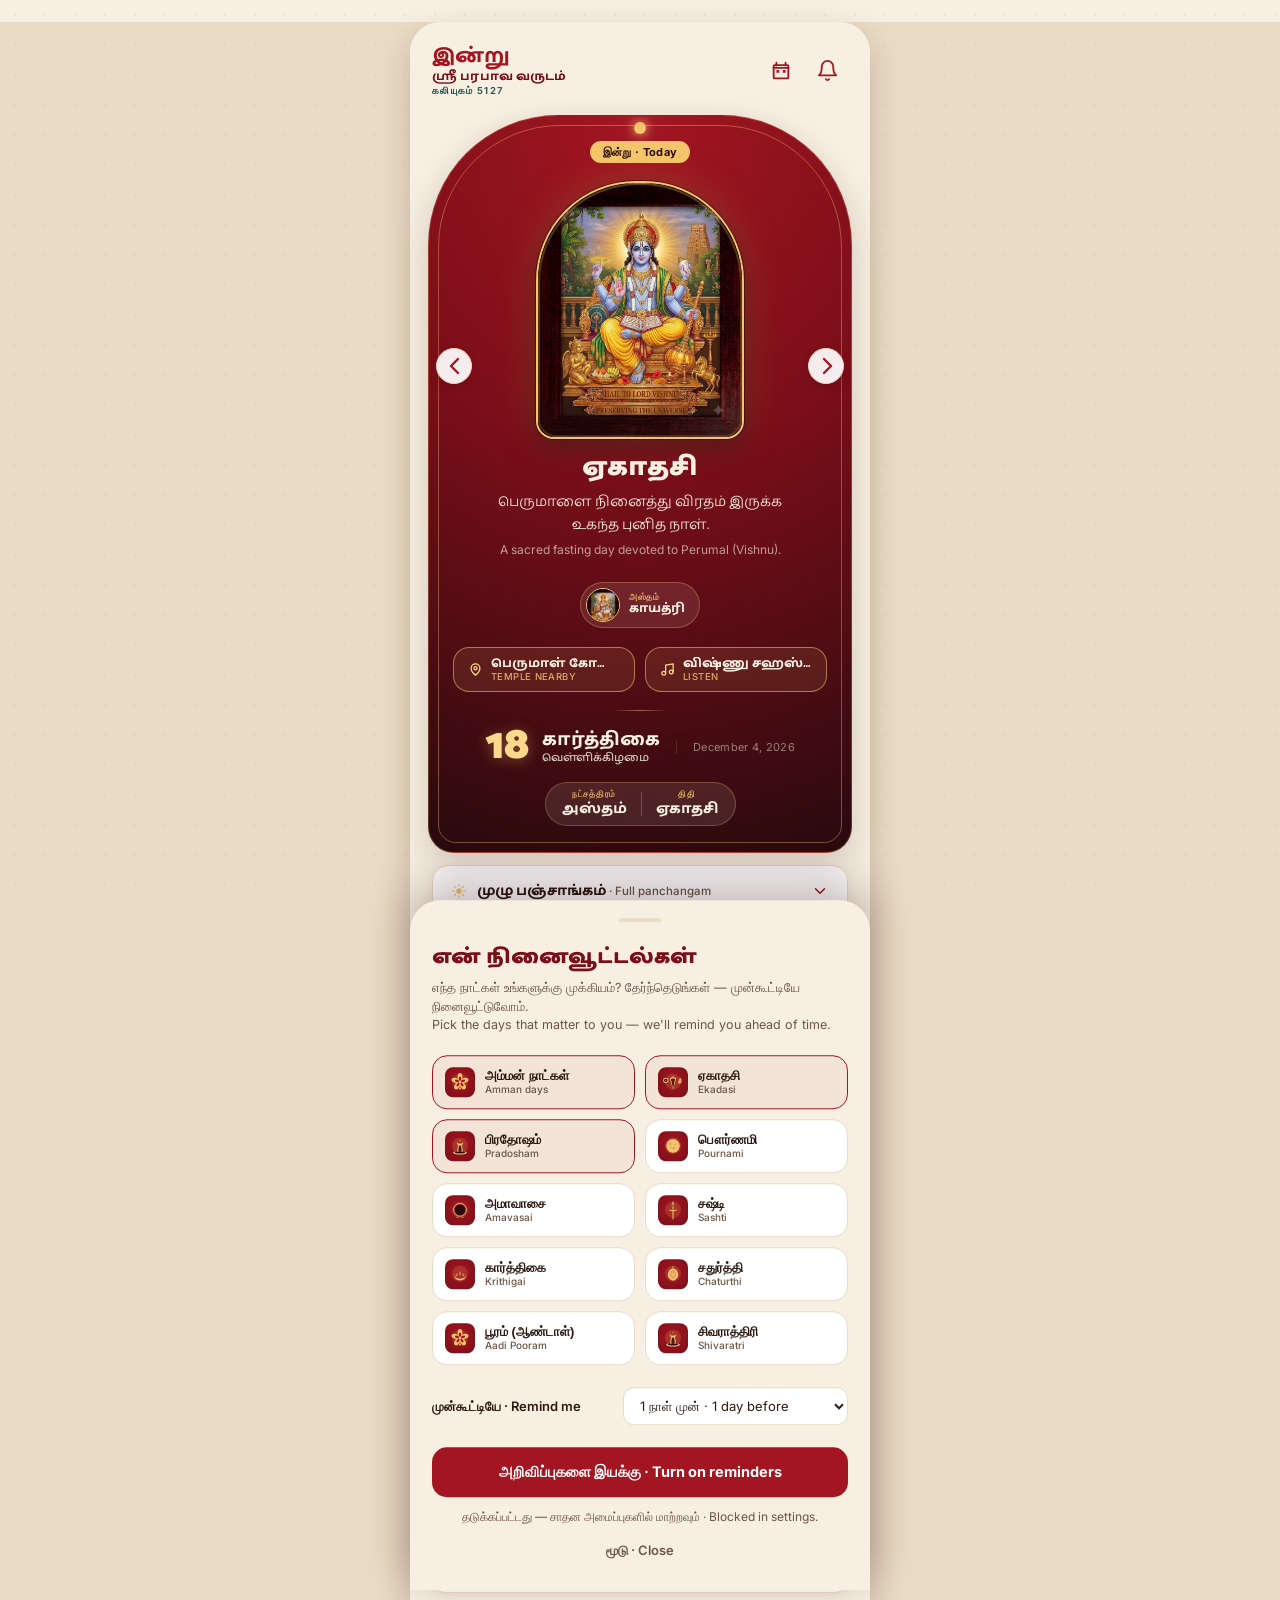
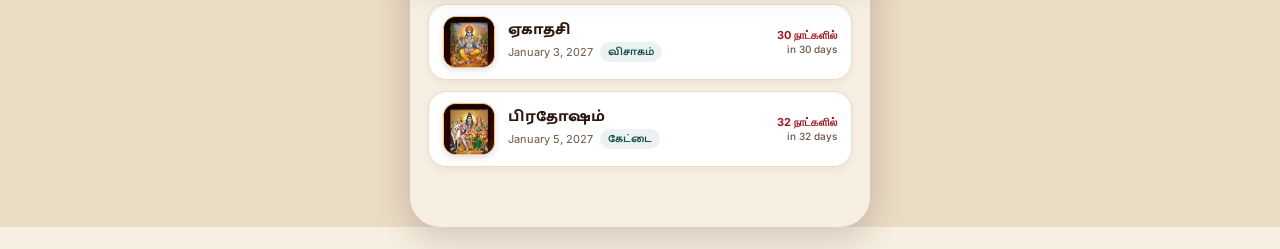
<file: index.html>
<!DOCTYPE html>
<html lang="ta">
<head>
<meta charset="UTF-8">
<meta name="viewport" content="width=device-width, initial-scale=1.0, viewport-fit=cover">
<title>நல்நாள் · NalNaal</title>
<meta name="description" content="இன்றைய தமிழ் நாள் — the sacred character of today, one glance away.">
<meta name="theme-color" content="#A31621">
<link rel="manifest" href="manifest.json">
<link rel="icon" href="icons/icon-192.png">
<link rel="apple-touch-icon" href="icons/icon-180.png">
<meta name="apple-mobile-web-app-title" content="நல்நாள்">
<meta name="apple-mobile-web-app-capable" content="yes">
<meta name="apple-mobile-web-app-status-bar-style" content="black-translucent">
<link rel="preconnect" href="https://fonts.googleapis.com">
<link rel="preconnect" href="https://fonts.gstatic.com" crossorigin>
<link href="https://fonts.googleapis.com/css2?family=Catamaran:wght@500;600;700;800;900&family=Inter:wght@400;500;600;700&display=swap" rel="stylesheet">
<link rel="stylesheet" href="styles.css">
</head>
<body>
<div class="kolam-bg" aria-hidden="true"></div>

<main class="app">
  <header class="topbar">
    <div class="brand">
      <span class="brand-mark">இன்று</span>
      <span class="brand-year" id="tamilYearLabel">ஸ்ரீ பரபாவ வருடம்</span>
      <span class="brand-sub" id="yearLabel">கலியுகம் 5127</span>
    </div>
    <div class="topbar-actions">
      <button class="icon-btn" id="monthViewBtn" aria-label="Month view">
        <svg viewBox="0 0 24 24" width="22" height="22"><path fill="none" stroke="currentColor" stroke-width="2" stroke-linecap="round" stroke-linejoin="round" d="M7 3v3M17 3v3M3.5 8.5h17M5 5.5h14a1 1 0 011 1V19a1 1 0 01-1 1H5a1 1 0 01-1-1V6.5a1 1 0 011-1z"/><rect x="7" y="11" width="3" height="3" rx="0.5" fill="currentColor"/><rect x="14" y="11" width="3" height="3" rx="0.5" fill="currentColor"/></svg>
      </button>
      <button class="icon-btn" id="settingsBtn" aria-label="Reminders">
        <svg viewBox="0 0 24 24" width="23" height="23" fill="none" stroke="currentColor" stroke-width="1.9" stroke-linecap="round" stroke-linejoin="round"><path d="M18 8A6 6 0 006 8c0 7-3 9-3 9h18s-3-2-3-9"/><path d="M13.73 21a2 2 0 01-3.46 0"/></svg>
      </button>
    </div>
  </header>

  <div class="hero-wrap">
    <button class="nav-arrow nav-prev" id="prevDay" aria-label="Previous day">
      <svg viewBox="0 0 24 24" width="24" height="24"><path fill="none" stroke="currentColor" stroke-width="2.4" stroke-linecap="round" stroke-linejoin="round" d="M15 5l-7 7 7 7"/></svg>
    </button>
    <button class="nav-arrow nav-next" id="nextDay" aria-label="Next day">
      <svg viewBox="0 0 24 24" width="24" height="24"><path fill="none" stroke="currentColor" stroke-width="2.4" stroke-linecap="round" stroke-linejoin="round" d="M9 5l7 7-7 7"/></svg>
    </button>

    <div class="hero" id="heroCard">
      <span class="finial" aria-hidden="true"></span>
      <span class="rel-pill" id="relPill">இன்று · Today</span>

      <div class="niche" id="niche" aria-hidden="true"></div>

      <h1 class="occasion-title" id="occasionTitle">ஆஷாட ஏகாதசி</h1>
      <p class="occasion-line" id="occasionLine"></p>
      <span class="confidence-tag" id="confidenceTag"></span>
      <div class="photo-credit" id="photoCredit"></div>

      <div class="star-chip" id="starChip" style="display:none">
        <span class="star-chip-img" id="starChipImg"></span>
        <span class="star-chip-text">
          <span class="star-chip-nak" id="starChipNak"></span>
          <span class="star-chip-deity" id="starChipDeity"></span>
        </span>
      </div>

      <div class="hero-actions" id="heroActions">
        <button class="act-btn" id="templeBtn" type="button" style="display:none">
          <svg viewBox="0 0 24 24" width="15" height="15" aria-hidden="true"><path fill="none" stroke="currentColor" stroke-width="2" stroke-linecap="round" stroke-linejoin="round" d="M12 21s-7-5.2-7-11a7 7 0 1114 0c0 5.8-7 11-7 11z"/><circle cx="12" cy="10" r="2.5" fill="none" stroke="currentColor" stroke-width="2"/></svg>
          <span class="act-label"><span class="act-ta" id="templeBtnTa">கோயில்</span><span class="act-en" id="templeBtnEn">Temple nearby</span></span>
        </button>
        <button class="act-btn" id="listenBtn" type="button" style="display:none">
          <svg viewBox="0 0 24 24" width="15" height="15" aria-hidden="true"><path fill="none" stroke="currentColor" stroke-width="2" stroke-linecap="round" stroke-linejoin="round" d="M9 18V5l12-2v13"/><circle cx="6" cy="18" r="3" fill="none" stroke="currentColor" stroke-width="2"/><circle cx="18" cy="16" r="3" fill="none" stroke="currentColor" stroke-width="2"/></svg>
          <span class="act-label"><span class="act-ta" id="listenBtnTa">பாடல்</span><span class="act-en" id="listenBtnEn">Listen</span></span>
        </button>
      </div>

      <div class="hero-datebar">
        <div class="hd-tamil">
          <span class="hero-day" id="tamilDay">9</span>
          <span class="hd-monthwrap">
            <span class="hero-month" id="tamilMonth">ஆடி</span>
            <span class="hero-weekday" id="weekday">சனிக்கிழமை</span>
          </span>
        </div>
        <div class="hd-greg" id="gregorianDate">July 25, 2026</div>
      </div>

      <div class="panchangam-strip" id="panchangamStrip">
        <span class="pstat"><span class="plabel">நட்சத்திரம்</span><span class="pval" id="nakVal">—</span></span>
        <span class="pdivider"></span>
        <span class="pstat"><span class="plabel">திதி</span><span class="pval" id="tithiVal">—</span></span>
      </div>
    </div>
  </div>

  <details class="panchangam-panel" id="panchangamPanel">
    <summary class="pp-summary">
      <svg class="pp-sun" viewBox="0 0 24 24" width="16" height="16" aria-hidden="true"><circle cx="12" cy="12" r="4" fill="currentColor"/><g stroke="currentColor" stroke-width="1.6" stroke-linecap="round"><path d="M12 2v3M12 19v3M2 12h3M19 12h3M4.9 4.9l2.1 2.1M17 17l2.1 2.1M19.1 4.9L17 7M7 17l-2.1 2.1"/></g></svg>
      <span class="pp-summary-text">முழு பஞ்சாங்கம் <span class="en">· Full panchangam</span></span>
      <svg class="pp-chevron" viewBox="0 0 24 24" width="18" height="18" aria-hidden="true"><path fill="none" stroke="currentColor" stroke-width="2" stroke-linecap="round" stroke-linejoin="round" d="M6 9l6 6 6-6"/></svg>
    </summary>
    <div class="pp-body" id="ppBody"><!-- filled by JS --></div>
  </details>

  <div class="date-tools">
    <button class="today-btn" id="todayBtn" style="display:none"><svg viewBox="0 0 24 24" width="14" height="14" aria-hidden="true"><path fill="none" stroke="currentColor" stroke-width="2.2" stroke-linecap="round" stroke-linejoin="round" d="M3 12a9 9 0 109-9 9 9 0 00-6.4 2.6L3 8M3 4v4h4"/></svg><span>இன்றைக்கு · Today</span></button>
    <button class="jump-btn" id="jumpBtn" type="button" aria-label="Jump to date">
      <svg viewBox="0 0 24 24" width="16" height="16" aria-hidden="true"><path fill="none" stroke="currentColor" stroke-width="2" stroke-linecap="round" stroke-linejoin="round" d="M7 2v3M17 2v3M3.5 8.5h17M4 5.5h16a1 1 0 011 1V19a1 1 0 01-1 1H4a1 1 0 01-1-1V6.5a1 1 0 011-1z"/></svg>
      <span>தேதிக்கு செல்</span>
      <input type="date" id="jumpDate" class="jump-date-hidden" aria-label="Choose a date">
    </button>
  </div>

  <div class="kolam-divider" aria-hidden="true">
    <svg viewBox="0 0 320 22" preserveAspectRatio="xMidYMid meet" width="100%" height="22">
      <g fill="none" stroke="currentColor" stroke-width="1.5">
        <path d="M6 11 Q20 -3 34 11 Q48 25 62 11 Q76 -3 90 11 Q104 25 118 11 Q132 -3 146 11 Q160 25 174 11 Q188 -3 202 11 Q216 25 230 11 Q244 -3 258 11 Q272 25 286 11 Q300 -3 314 11"/>
        <circle cx="6" cy="11" r="2.3" fill="currentColor" stroke="none"/><circle cx="62" cy="11" r="2.3" fill="currentColor" stroke="none"/><circle cx="118" cy="11" r="2.3" fill="currentColor" stroke="none"/><circle cx="174" cy="11" r="2.3" fill="currentColor" stroke="none"/><circle cx="230" cy="11" r="2.3" fill="currentColor" stroke="none"/><circle cx="286" cy="11" r="2.3" fill="currentColor" stroke="none"/>
      </g>
    </svg>
  </div>

  <section class="upcoming">
    <div class="section-head">
      <span class="section-ta">அடுத்து வரும் நாட்கள்</span>
      <span class="section-en">Coming up</span>
    </div>
    <ul class="upcoming-list" id="upcomingList"></ul>
  </section>
</main>

<div class="month-overlay" id="monthOverlay" aria-hidden="true">
  <div class="month-panel">
    <div class="month-head">
      <button class="month-nav" id="monthPrev" aria-label="Previous month">
        <svg viewBox="0 0 24 24" width="22" height="22"><path fill="none" stroke="currentColor" stroke-width="2.4" stroke-linecap="round" stroke-linejoin="round" d="M15 5l-7 7 7 7"/></svg>
      </button>
      <div class="month-title" id="monthTitle">ஆடி</div>
      <button class="month-nav" id="monthNext" aria-label="Next month">
        <svg viewBox="0 0 24 24" width="22" height="22"><path fill="none" stroke="currentColor" stroke-width="2.4" stroke-linecap="round" stroke-linejoin="round" d="M9 5l7 7-7 7"/></svg>
      </button>
      <button class="month-close" id="monthClose" aria-label="Close">
        <svg viewBox="0 0 24 24" width="22" height="22"><path fill="none" stroke="currentColor" stroke-width="2.4" stroke-linecap="round" d="M6 6l12 12M18 6L6 18"/></svg>
      </button>
    </div>
    <div class="month-weekdays">
      <span>ஞா</span><span>தி</span><span>செ</span><span>பு</span><span>வி</span><span>வெ</span><span>ச</span>
    </div>
    <div class="month-grid" id="monthGrid"></div>
    <div class="month-legend">
      <span class="ml-dot festival"></span> விழா / விரதம் <span class="ml-dot muhurtham"></span> முகூர்த்தம்
    </div>
  </div>
</div>

<div class="sheet-backdrop" id="sheetBackdrop"></div>
<section class="sheet" id="settingsSheet" aria-hidden="true">
  <div class="sheet-handle"></div>
  <h2 class="sheet-title">என் நினைவூட்டல்கள்</h2>
  <p class="sheet-sub">எந்த நாட்கள் உங்களுக்கு முக்கியம்? தேர்ந்தெடுங்கள் — முன்கூட்டியே நினைவூட்டுவோம்.<br>Pick the days that matter to you — we'll remind you ahead of time.</p>
  <div class="category-grid" id="categoryGrid"></div>
  <div class="lead-row">
    <span class="lead-label">முன்கூட்டியே · Remind me</span>
    <select id="leadTime" class="lead-select">
      <option value="0">அன்றே · same day</option>
      <option value="1" selected>1 நாள் முன் · 1 day before</option>
      <option value="2">2 நாட்கள் முன் · 2 days before</option>
      <option value="3">3 நாட்கள் முன் · 3 days before</option>
    </select>
  </div>
  <button class="primary-btn" id="enableNotifs">அறிவிப்புகளை இயக்கு · Turn on reminders</button>
  <p class="notif-status" id="notifStatus"></p>
  <button class="text-btn" id="closeSheet">மூடு · Close</button>
</section>

<script src="emblems.js"></script>
<script src="app.js"></script>
</body>
</html>
</file>
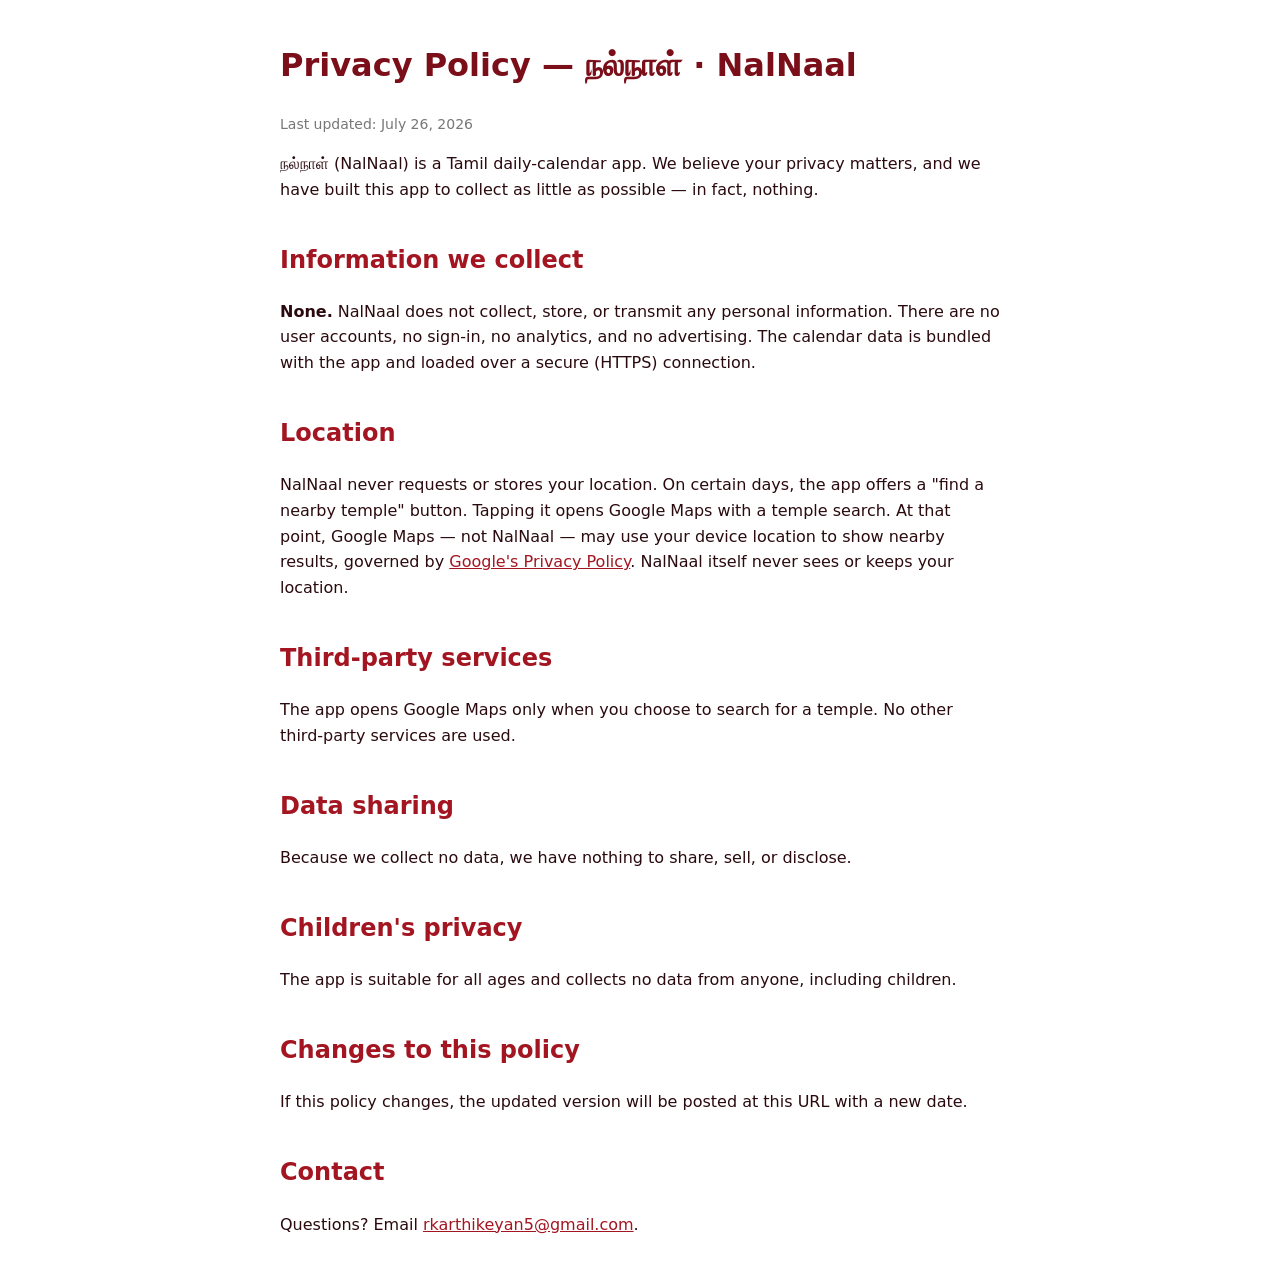
<file: privacy.html>
<!DOCTYPE html>
<html lang="en">
<head>
<meta charset="UTF-8">
<meta name="viewport" content="width=device-width, initial-scale=1.0">
<title>Privacy Policy · நல்நாள் NalNaal</title>
<style>
  body { font-family: -apple-system, system-ui, sans-serif; max-width: 720px; margin: 40px auto; padding: 0 20px; color: #2A0A0E; line-height: 1.6; }
  h1 { color: #7A0E19; }
  h2 { color: #A31621; margin-top: 1.6em; }
  .updated { color: #777; font-size: 14px; }
  a { color: #A31621; }
</style>
</head>
<body>
  <h1>Privacy Policy — நல்நாள் · NalNaal</h1>
  <p class="updated">Last updated: July 26, 2026</p>

  <p>நல்நாள் (NalNaal) is a Tamil daily-calendar app. We believe your privacy matters, and we have built this app to collect as little as possible — in fact, nothing.</p>

  <h2>Information we collect</h2>
  <p><strong>None.</strong> NalNaal does not collect, store, or transmit any personal information. There are no user accounts, no sign-in, no analytics, and no advertising. The calendar data is bundled with the app and loaded over a secure (HTTPS) connection.</p>

  <h2>Location</h2>
  <p>NalNaal never requests or stores your location. On certain days, the app offers a "find a nearby temple" button. Tapping it opens Google Maps with a temple search. At that point, Google Maps — not NalNaal — may use your device location to show nearby results, governed by <a href="https://policies.google.com/privacy">Google's Privacy Policy</a>. NalNaal itself never sees or keeps your location.</p>

  <h2>Third-party services</h2>
  <p>The app opens Google Maps only when you choose to search for a temple. No other third-party services are used.</p>

  <h2>Data sharing</h2>
  <p>Because we collect no data, we have nothing to share, sell, or disclose.</p>

  <h2>Children's privacy</h2>
  <p>The app is suitable for all ages and collects no data from anyone, including children.</p>

  <h2>Changes to this policy</h2>
  <p>If this policy changes, the updated version will be posted at this URL with a new date.</p>

  <h2>Contact</h2>
  <p>Questions? Email <a href="mailto:rkarthikeyan5@gmail.com">rkarthikeyan5@gmail.com</a>.</p>
</body>
</html>
</file>
<file: styles.css>
:root {
  --sindooram: #A31621;
  --sindooram-deep: #7A0E19;
  --garbha: #2A0A0E;
  --deepam: #F4C56B;
  --deepam-bright: #FBD98C;
  --chandanam: #F7EFE1;
  --chandanam-dim: #EADBC4;
  --maruthaani: #14514A;
  --ink: #2C1A12;
  --ink-soft: #6B5647;
  --shadow: 0 12px 34px rgba(42,10,14,0.18);
}

* { box-sizing: border-box; }

html, body {
  margin: 0; padding: 0;
  background: var(--chandanam);
  color: var(--ink);
  font-family: 'Catamaran', system-ui, sans-serif;
  -webkit-tap-highlight-color: transparent;
  -webkit-font-smoothing: antialiased;
}
body { min-height: 100vh; overflow-x: hidden; }

.kolam-bg {
  position: fixed; inset: 0; z-index: 0; pointer-events: none;
  background-image: radial-gradient(var(--sindooram) 1.1px, transparent 1.6px);
  background-size: 30px 30px; opacity: 0.05;
}

.app {
  position: relative; z-index: 1;
  max-width: 460px; margin: 0 auto;
  padding: 20px 18px 60px;
}

.topbar {
  display: flex; align-items: center; justify-content: space-between;
  padding: 4px 4px 14px;
}
.brand { display: flex; flex-direction: column; line-height: 1; }
.brand-mark {
  font-size: 21px; font-weight: 800; color: var(--sindooram);
  letter-spacing: -0.01em;
}
.brand-sub {
  font-family: 'Inter', sans-serif; font-size: 10px; font-weight: 600;
  letter-spacing: 0.16em; text-transform: uppercase; color: var(--maruthaani);
  margin-top: 3px;
}
.icon-btn {
  background: none; border: none; color: var(--sindooram);
  width: 42px; height: 42px; border-radius: 50%;
  display: grid; place-items: center; cursor: pointer;
  transition: background .15s;
}
.icon-btn:hover, .icon-btn:focus-visible { background: rgba(163,22,33,0.09); }
.icon-btn:focus-visible { outline: 2px solid var(--sindooram); outline-offset: 2px; }

/* ============ HERO — gopuram sanctum card ============ */
.hero-wrap { position: relative; margin-top: 6px; }
.hero {
  position: relative;
  background: radial-gradient(120% 80% at 50% 0%, var(--sindooram) 0%, var(--sindooram-deep) 60%, var(--garbha) 130%);
  color: var(--chandanam);
  border-radius: 130px 130px 26px 26px;
  padding: 22px 24px 24px;
  text-align: center;
  box-shadow: var(--shadow);
  overflow: hidden;
  border: 1px solid rgba(244,197,107,0.25);
}
.hero::before {
  content: ""; position: absolute; inset: 9px;
  border: 1.5px solid rgba(244,197,107,0.38);
  border-radius: 122px 122px 18px 18px;
  pointer-events: none;
}
.hero::after {
  content: ""; position: absolute; left: 50%; top: 90px;
  width: 260px; height: 260px; margin-left: -130px;
  background: radial-gradient(circle, rgba(244,197,107,0.30), transparent 62%);
  pointer-events: none; z-index: 1;
}
.finial {
  position: absolute; top: 6px; left: 50%; transform: translateX(-50%);
  width: 12px; height: 12px; border-radius: 50%;
  background: var(--deepam); box-shadow: 0 0 12px var(--deepam-bright);
  z-index: 3;
}
.rel-pill { margin-bottom: 10px; margin-top: 2px; }

/* --- date band, now subordinate to the deity, sits below the title --- */
.hero-datebar {
  position: relative; z-index: 2;
  display: flex; align-items: center; justify-content: center; gap: 16px;
  margin: 18px auto 0; padding-top: 18px;
}
.hero-datebar::before {
  content: ""; position: absolute; top: 0; left: 50%; transform: translateX(-50%);
  width: 56px; height: 1px;
  background: linear-gradient(90deg, transparent, rgba(244,197,107,0.5), transparent);
}
.hd-tamil { display: flex; align-items: center; gap: 13px; }
.hero-day {
  font-size: 44px; font-weight: 900; line-height: .85;
  color: var(--deepam-bright);
  text-shadow: 0 2px 14px rgba(244,197,107,0.35);
}
.hd-monthwrap { display: flex; flex-direction: column; align-items: flex-start; line-height: 1.1; gap: 1px; }
.hero-month { font-size: 19px; font-weight: 800; }
.hero-weekday { font-size: 11.5px; font-weight: 600; opacity: .8; }
.hd-greg {
  font-family: 'Inter', sans-serif; font-size: 11px; letter-spacing: .03em;
  opacity: .5; padding-left: 16px; border-left: 1px solid rgba(244,197,107,0.3);
}

.niche {
  position: relative; z-index: 2;
  width: 132px; height: 132px; margin: 16px auto 8px;
}
.emblem-svg { width: 100%; height: 100%; display: block; }
.halo { fill: var(--deepam); opacity: .16; }
.gold-fill { fill: var(--deepam); }
.gold-ring { fill: none; stroke: var(--deepam); stroke-width: 4; }
.gold-stroke { stroke: var(--deepam); stroke-width: 3; fill: none; stroke-linecap: round; }
.gold-stroke-thick { stroke: var(--deepam); stroke-width: 5; fill: none; stroke-linecap: round; }
.gold-stroke-river { stroke: var(--deepam); stroke-width: 3.5; fill: none; stroke-linecap: round; }
.niche-fill { fill: var(--garbha); }
.niche-stroke { stroke: var(--garbha); stroke-width: 2; fill: none; }
.accent-red { fill: var(--sindooram); }
.accent-soft { fill: #C97B54; opacity: .45; }

.occasion-title {
  position: relative; z-index: 2; text-wrap: balance;
  font-size: 27px; font-weight: 900; line-height: 1.12;
  margin: 14px 12px 8px;
  letter-spacing: -0.005em;
}
.occasion-line {
  position: relative; z-index: 2;
  font-size: 14.5px; line-height: 1.55; margin: 0 auto; max-width: 300px; opacity: .94;
}
.occasion-line .en {
  display: block; margin-top: 5px;
  font-family: 'Inter', sans-serif; font-size: 12px; opacity: .68;
}
.confidence-tag {
  position: relative; z-index: 2; display: inline-flex; align-items: center; gap: 5px;
  margin-top: 14px;
  font-family: 'Inter', sans-serif; font-size: 10px; font-weight: 600;
  letter-spacing: .04em; padding: 5px 12px; border-radius: 999px;
  background: rgba(247,239,225,0.12); color: var(--chandanam);
}
.confidence-tag.approximate { background: rgba(244,197,107,0.22); color: var(--deepam-bright); }

.kolam-divider { color: var(--sindooram); opacity: .55; margin: 26px 6px 14px; }

.section-head { display: flex; align-items: baseline; gap: 8px; margin: 0 4px 14px; }
.section-ta { font-size: 16px; font-weight: 800; color: var(--sindooram-deep); }
.section-en {
  font-family: 'Inter', sans-serif; font-size: 11px; font-weight: 600;
  letter-spacing: .12em; text-transform: uppercase; color: var(--maruthaani);
}

.upcoming-list { list-style: none; margin: 0; padding: 0; display: flex; flex-direction: column; gap: 11px; }
.upcoming-item {
  display: flex; align-items: center; gap: 13px;
  background: #fff; border: 1px solid var(--chandanam-dim);
  border-radius: 18px; padding: 11px 14px;
  box-shadow: 0 3px 10px rgba(42,10,14,0.05);
  cursor: pointer; transition: box-shadow .15s, transform .1s;
}
.upcoming-item:hover { box-shadow: 0 6px 16px rgba(42,10,14,0.1); }
.upcoming-item:active { transform: scale(0.99); }
.upcoming-item.hi { background: linear-gradient(180deg, #fff, #FFFBF3); }
/* real deity photo thumbnail */
.up-thumb {
  width: 52px; height: 52px; flex-shrink: 0; border-radius: 13px;
  overflow: hidden; border: 1.5px solid var(--deepam);
  box-shadow: 0 2px 6px rgba(42,10,14,0.15);
  background: var(--garbha);
}
.up-thumb img { width: 100%; height: 100%; object-fit: cover; object-position: center top; display: block; }
.up-thumb.is-emblem {
  display: grid; place-items: center; padding: 5px;
  background: radial-gradient(circle at 50% 40%, var(--sindooram), var(--sindooram-deep));
}
.up-thumb.is-emblem .emblem-svg { width: 100%; height: 100%; }
.up-text { flex: 1; min-width: 0; display: flex; flex-direction: column; gap: 3px; }
.up-title {
  font-weight: 800; font-size: 15px; line-height: 1.2; color: var(--ink);
  overflow: hidden; text-overflow: ellipsis;
}
.up-sub {
  font-family: 'Inter', sans-serif; font-size: 11px; color: var(--ink-soft);
  display: flex; align-items: center; gap: 7px; flex-wrap: wrap;
}
.up-nak {
  display: inline-block; font-family: 'Catamaran', sans-serif; font-weight: 700;
  font-size: 10.5px; color: var(--maruthaani);
  background: rgba(20,81,74,0.08); padding: 1px 8px; border-radius: 999px;
}
.up-when {
  font-family: 'Inter', sans-serif; font-size: 11px; font-weight: 700;
  color: var(--sindooram); text-align: right; white-space: nowrap; flex-shrink: 0;
}
.up-when small { display: block; font-weight: 500; color: var(--ink-soft); font-size: 10px; margin-top: 1px; }

.sheet-backdrop {
  position: fixed; inset: 0; background: rgba(42,10,14,0.5);
  opacity: 0; pointer-events: none; transition: opacity .25s; z-index: 40;
}
.sheet-backdrop.open { opacity: 1; pointer-events: auto; }
.sheet {
  position: fixed; left: 0; right: 0; bottom: 0; z-index: 50;
  max-width: 460px; margin: 0 auto;
  background: var(--chandanam);
  border-radius: 30px 30px 0 0; padding: 12px 22px 30px;
  transform: translateY(100%); transition: transform .32s cubic-bezier(.32,.72,0,1);
  max-height: 88vh; overflow-y: auto;
  box-shadow: 0 -14px 44px rgba(42,10,14,0.3);
}
.sheet.open { transform: translateY(0); }
.sheet-handle { width: 42px; height: 4px; background: var(--chandanam-dim); border-radius: 999px; margin: 6px auto 18px; }
.sheet-title { font-size: 21px; font-weight: 900; margin: 0 0 5px; color: var(--sindooram-deep); }
.sheet-sub { font-family: 'Inter', sans-serif; font-size: 12.5px; color: var(--ink-soft); line-height: 1.5; margin: 0 0 20px; }

.category-grid { display: grid; grid-template-columns: 1fr 1fr; gap: 10px; margin-bottom: 22px; }
.category-chip {
  display: flex; align-items: center; gap: 10px;
  border: 1.5px solid var(--chandanam-dim); background: #fff;
  border-radius: 15px; padding: 11px 12px; cursor: pointer;
  transition: border-color .15s, background .15s; text-align: left;
}
.category-chip.active { border-color: var(--sindooram); background: rgba(163,22,33,0.05); }
.chip-emblem {
  width: 30px; height: 30px; flex-shrink: 0; border-radius: 8px;
  background: radial-gradient(circle at 50% 40%, var(--sindooram), var(--sindooram-deep));
  display: grid; place-items: center; padding: 3px;
}
.chip-emblem .emblem-svg { width: 100%; height: 100%; }
.chip-label { font-size: 13px; font-weight: 800; color: var(--ink); line-height: 1.15; }
.chip-label .en { display: block; font-family: 'Inter', sans-serif; font-size: 10px; font-weight: 500; color: var(--ink-soft); }

.lead-row { display: flex; align-items: center; justify-content: space-between; margin-bottom: 22px; font-family: 'Inter', sans-serif; }
.lead-label { font-size: 13px; font-weight: 600; }
.lead-select {
  font-family: 'Inter', sans-serif; font-size: 13px; padding: 9px 12px;
  border-radius: 11px; border: 1.5px solid var(--chandanam-dim); background: #fff; color: var(--ink);
}
.primary-btn {
  width: 100%; background: var(--sindooram); color: #fff; border: none;
  border-radius: 15px; padding: 16px; font-family: 'Inter', sans-serif;
  font-size: 14.5px; font-weight: 700; cursor: pointer; transition: background .15s;
}
.primary-btn:hover { background: var(--sindooram-deep); }
.primary-btn:focus-visible { outline: 2px solid var(--maruthaani); outline-offset: 2px; }
.notif-status { font-family: 'Inter', sans-serif; font-size: 12px; text-align: center; color: var(--ink-soft); margin: 12px 0 0; min-height: 16px; }
.text-btn { display: block; margin: 16px auto 0; background: none; border: none; font-family: 'Inter', sans-serif; font-size: 13px; font-weight: 600; color: var(--ink-soft); cursor: pointer; }

@media (prefers-reduced-motion: reduce) {
  .sheet, .sheet-backdrop, .icon-btn, .category-chip, .primary-btn { transition: none; }
  .hero-day { text-shadow: none; }
}
@media (min-width: 460px) {
  body { background: var(--chandanam-dim); }
  .app { background: var(--chandanam); border-radius: 30px; margin: 22px auto; min-height: calc(100vh - 44px); box-shadow: var(--shadow); }
}

/* ============ date navigation ============ */
.nav-arrow {
  position: absolute; top: 34%; transform: translateY(-50%);
  width: 36px; height: 36px; border-radius: 50%;
  background: rgba(255,255,255,0.92); border: 1px solid var(--chandanam-dim);
  color: var(--sindooram); display: grid; place-items: center;
  cursor: pointer; z-index: 5; box-shadow: 0 3px 10px rgba(42,10,14,0.14);
  transition: background .15s, transform .1s;
}
.nav-arrow:hover { background: #fff; }
.nav-arrow:active { transform: translateY(-50%) scale(0.92); }
.nav-arrow:focus-visible { outline: 2px solid var(--sindooram); outline-offset: 2px; }
.nav-prev { left: 8px; }
.nav-next { right: 8px; }

.rel-pill {
  position: relative; z-index: 2; display: inline-block;
  font-family: 'Inter', sans-serif; font-size: 11px; font-weight: 700;
  letter-spacing: .03em; color: var(--garbha);
  background: var(--deepam); padding: 4px 13px; border-radius: 999px;
  margin-bottom: 12px;
}

.date-tools {
  display: flex; align-items: center; justify-content: space-between;
  gap: 10px; margin: 14px 4px 2px; flex-wrap: wrap;
}
.today-btn {
  display: inline-flex; align-items: center; gap: 6px;
  font-family: 'Catamaran', sans-serif; font-size: 13px; font-weight: 700;
  color: var(--sindooram); background: rgba(163,22,33,0.08);
  border: none; border-radius: 999px; padding: 8px 15px; cursor: pointer;
  transition: background .15s;
}
.today-btn svg { flex-shrink: 0; }
.today-btn:hover { background: rgba(163,22,33,0.14); }
.jump-label {
  display: inline-flex; align-items: center; gap: 8px; margin-left: auto;
  font-family: 'Inter', sans-serif; font-size: 12px; font-weight: 600; color: var(--ink-soft);
}
.jump-date {
  font-family: 'Inter', sans-serif; font-size: 12.5px; padding: 7px 10px;
  border-radius: 10px; border: 1.5px solid var(--chandanam-dim);
  background: #fff; color: var(--ink);
}

/* ============ deity photo in the niche — the emotional hero (crown position) ============ */
.niche.has-photo {
  width: 208px; height: 258px; margin: 6px auto 4px;
}
.photo-frame {
  position: relative;
  width: 100%; height: 100%;
  border-radius: 100px 100px 18px 18px;   /* arched top, echoing the gopuram */
  overflow: hidden;
  border: 2.5px solid var(--deepam);
  box-shadow: 0 10px 30px rgba(0,0,0,0.4), 0 0 0 1px rgba(42,10,14,0.5),
              0 0 40px rgba(244,197,107,0.25);   /* gold lamp-glow around the murti */
  background: var(--garbha);
}
.photo-frame::after {   /* subtle inner vignette so the deity sits in a niche */
  content: ""; position: absolute; inset: 0; pointer-events: none;
  border-radius: 100px 100px 18px 18px;
  box-shadow: inset 0 -30px 40px rgba(42,10,14,0.45), inset 0 0 0 2px rgba(244,197,107,0.3);
}
.deity-photo {
  width: 100%; height: 100%; object-fit: cover; object-position: center top; display: block;
}
.photo-credit {
  position: relative; z-index: 2;
  font-family: 'Inter', sans-serif; font-size: 10px; letter-spacing: .02em;
  color: var(--deepam-bright); opacity: .62; margin-top: 10px; font-weight: 500;
}
/* daily-blessing days: image slightly calmer, title styled as a gentle blessing */
.hero.is-daily .occasion-title { font-size: 25px; }
.hero.is-daily .photo-frame { box-shadow: 0 10px 28px rgba(0,0,0,0.35), 0 0 0 1px rgba(42,10,14,0.5), 0 0 30px rgba(244,197,107,0.18); }

/* ============ panchangam strip (nakshatram + tithi) ============ */
.panchangam-strip {
  position: relative; z-index: 2;
  display: inline-flex; align-items: center; gap: 14px;
  margin: 16px auto 2px; padding: 7px 16px;
  background: rgba(247,239,225,0.1);
  border: 1px solid rgba(244,197,107,0.28);
  border-radius: 999px;
}
.pstat { display: flex; flex-direction: column; align-items: center; line-height: 1.15; }
.plabel {
  font-family: 'Inter', sans-serif; font-size: 8.5px; font-weight: 600;
  letter-spacing: .08em; text-transform: uppercase; color: var(--deepam); opacity: .8;
}
.pval { font-size: 15px; font-weight: 800; color: var(--chandanam); margin-top: 1px; }
.pdivider { width: 1px; height: 24px; background: rgba(244,197,107,0.3); }

/* ============ brand year name ============ */
.brand-year {
  font-family: 'Catamaran', sans-serif; font-size: 12.5px; font-weight: 800;
  color: var(--sindooram-deep); letter-spacing: .01em; margin-top: 3px; line-height: 1.1;
}
.brand-sub {
  font-family: 'Inter', sans-serif; font-size: 9.5px; font-weight: 600;
  letter-spacing: 0.14em; text-transform: uppercase; color: var(--maruthaani);
  margin-top: 2px;
}

/* ============ redesigned jump-to-date pill ============ */
.jump-btn {
  position: relative; display: inline-flex; align-items: center; gap: 7px;
  margin-left: auto;
  font-family: 'Catamaran', sans-serif; font-size: 13px; font-weight: 700;
  color: var(--sindooram-deep);
  background: linear-gradient(180deg, #fff, var(--chandanam));
  border: 1.5px solid var(--deepam);
  border-radius: 999px; padding: 8px 15px; cursor: pointer;
  box-shadow: 0 2px 8px rgba(42,10,14,0.08);
  transition: transform .1s, box-shadow .15s, border-color .15s;
}
.jump-btn:hover { border-color: var(--sindooram); box-shadow: 0 3px 12px rgba(163,22,33,0.16); }
.jump-btn:active { transform: scale(0.96); }
.jump-btn svg { color: var(--sindooram); }
/* hide the native date input but keep it clickable/focusable over the button */
.jump-date-hidden {
  position: absolute; inset: 0; width: 100%; height: 100%;
  opacity: 0; border: 0; padding: 0; margin: 0; cursor: pointer;
}
.jump-date-hidden::-webkit-calendar-picker-indicator { opacity: 0; }

/* ============ star-deity chip (shown on festival days so the star deity is never erased) ============ */
.star-chip {
  position: relative; z-index: 2;
  display: inline-flex; align-items: center; gap: 9px;
  margin: 12px auto 0; padding: 5px 14px 5px 5px;
  background: rgba(247,239,225,0.1);
  border: 1px solid rgba(244,197,107,0.3);
  border-radius: 999px;
}
.star-chip-img {
  width: 34px; height: 34px; flex-shrink: 0; border-radius: 50%;
  overflow: hidden; border: 1.5px solid var(--deepam); background: var(--garbha);
}
.star-chip-img img { width: 100%; height: 100%; object-fit: cover; object-position: center top; display: block; }
.star-chip-text { display: flex; flex-direction: column; align-items: flex-start; line-height: 1.15; }
.star-chip-nak {
  font-family: 'Inter', sans-serif; font-size: 8.5px; font-weight: 600;
  letter-spacing: .06em; text-transform: uppercase; color: var(--deepam); opacity: .85;
}
.star-chip-deity { font-family: 'Catamaran', sans-serif; font-size: 13px; font-weight: 800; color: var(--chandanam); }

/* ============ hero action buttons (temple + listen) — refined ghost chips ============ */
.hero-actions {
  position: relative; z-index: 2;
  display: flex; justify-content: center; gap: 10px;
  margin: 16px auto 0; max-width: 400px;
}
.act-btn {
  flex: 1 1 0; min-width: 0;
  display: inline-flex; align-items: center; justify-content: center; gap: 8px;
  padding: 9px 14px;
  background: rgba(244,197,107,0.1);
  border: 1.5px solid rgba(244,197,107,0.55);
  border-radius: 16px; cursor: pointer;
  color: var(--deepam-bright);
  transition: background .15s, border-color .15s, transform .1s;
}
.act-btn:hover { background: rgba(244,197,107,0.2); border-color: var(--deepam); }
.act-btn:active { transform: scale(0.97); }
.act-btn svg { color: var(--deepam-bright); flex-shrink: 0; }
.act-label { display: flex; flex-direction: column; align-items: flex-start; line-height: 1.12; min-width: 0; }
.act-ta {
  font-family: 'Catamaran', sans-serif; font-weight: 800; font-size: 13px;
  color: var(--chandanam); white-space: nowrap; overflow: hidden; text-overflow: ellipsis; max-width: 100%;
}
.act-en {
  font-family: 'Inter', sans-serif; font-weight: 500; font-size: 9.5px;
  letter-spacing: .04em; text-transform: uppercase; color: var(--deepam); opacity: .85;
  white-space: nowrap;
}

/* ============ Full Panchangam panel (collapsible, quiet by design) ============ */
.panchangam-panel {
  max-width: 460px; margin: 12px auto 0; padding: 0 4px;
}
.pp-summary {
  display: flex; align-items: center; gap: 10px;
  padding: 13px 18px; cursor: pointer; list-style: none;
  background: #fff; border: 1px solid var(--chandanam-dim);
  border-radius: 16px; box-shadow: 0 3px 10px rgba(42,10,14,0.05);
  font-family: 'Catamaran', sans-serif; font-weight: 800; font-size: 14.5px; color: var(--ink);
  transition: box-shadow .15s;
}
.pp-summary::-webkit-details-marker { display: none; }
.pp-summary:hover { box-shadow: 0 5px 14px rgba(42,10,14,0.1); }
.pp-sun { color: var(--deepam); flex-shrink: 0; }
.pp-summary-text { flex: 1; }
.pp-summary-text .en { font-family: 'Inter', sans-serif; font-weight: 500; font-size: 11.5px; color: var(--ink-soft); }
.pp-chevron { color: var(--sindooram); transition: transform .2s; flex-shrink: 0; }
.panchangam-panel[open] .pp-chevron { transform: rotate(180deg); }
.panchangam-panel[open] .pp-summary { border-radius: 16px 16px 0 0; border-bottom: none; }

.pp-body {
  background: #fff; border: 1px solid var(--chandanam-dim); border-top: none;
  border-radius: 0 0 16px 16px; padding: 6px 18px 18px;
  box-shadow: 0 3px 10px rgba(42,10,14,0.05);
  animation: ppReveal .25s ease;
}
@keyframes ppReveal { from { opacity: 0; transform: translateY(-4px); } to { opacity: 1; transform: none; } }

.pp-suntimes {
  display: flex; justify-content: space-between; align-items: center;
  padding: 10px 4px 14px; margin-bottom: 6px;
  border-bottom: 1px dashed var(--chandanam-dim);
  font-family: 'Catamaran', sans-serif; font-size: 13px; color: var(--ink-soft);
}
.pp-suntimes b { color: var(--ink); font-weight: 800; margin-left: 3px; }
.pp-ic { color: var(--deepam); }

.pp-grid { display: flex; flex-direction: column; gap: 2px; }
.pp-row {
  display: flex; align-items: center; justify-content: space-between;
  padding: 9px 12px; border-radius: 10px;
}
.pp-row .pp-label {
  font-family: 'Catamaran', sans-serif; font-weight: 700; font-size: 13.5px; color: var(--ink);
  display: flex; flex-direction: column; line-height: 1.15;
}
.pp-row .pp-label .en { font-family: 'Inter', sans-serif; font-weight: 500; font-size: 10px; color: var(--ink-soft); }
.pp-row .pp-value { font-family: 'Catamaran', sans-serif; font-weight: 800; font-size: 13.5px; color: var(--ink); text-align: right; }
.pp-row.avoid { background: rgba(163,22,33,0.055); }
.pp-row.avoid .pp-value { color: var(--sindooram); }
.pp-row.good { background: rgba(20,81,74,0.07); }
.pp-row.good .pp-value { color: var(--maruthaani); }
.pp-row.note .pp-value { color: var(--sindooram-deep); }

.pp-muhurtham {
  margin-top: 10px; padding: 10px 14px; border-radius: 10px;
  background: linear-gradient(180deg, #FFFBF3, var(--chandanam));
  border: 1px solid var(--deepam);
  font-family: 'Catamaran', sans-serif; font-weight: 800; font-size: 13px; color: var(--sindooram-deep);
  text-align: center;
}
.pp-muhurtham .en { font-family: 'Inter', sans-serif; font-weight: 500; font-size: 11px; color: var(--ink-soft); display: block; margin-top: 2px; }

.pp-gowri-title {
  margin: 16px 0 8px; font-family: 'Catamaran', sans-serif; font-weight: 800; font-size: 13px; color: var(--ink);
}
.pp-gowri-title .en { font-family: 'Inter', sans-serif; font-weight: 500; font-size: 10.5px; color: var(--ink-soft); }
.pp-gowri { display: grid; grid-template-columns: 1fr 1fr; gap: 5px; }
.pp-gowri-row {
  display: flex; flex-direction: column; padding: 7px 10px; border-radius: 9px;
  font-family: 'Catamaran', sans-serif; line-height: 1.2;
}
.pp-gowri-row.g { background: rgba(20,81,74,0.08); }
.pp-gowri-row.b { background: rgba(42,10,14,0.04); }
.pgw-time { font-family: 'Inter', sans-serif; font-size: 10.5px; color: var(--ink-soft); }
.pgw-name { font-weight: 800; font-size: 13px; color: var(--ink); margin-top: 1px; }
.pp-gowri-row.g .pgw-name { color: var(--maruthaani); }

/* ============ topbar actions ============ */
.topbar-actions { display: flex; align-items: center; gap: 4px; }

/* ============ Month grid overlay ============ */
.month-overlay {
  position: fixed; inset: 0; z-index: 50;
  background: rgba(42,10,14,0.5); backdrop-filter: blur(3px);
  display: none; align-items: flex-start; justify-content: center;
  padding: 40px 12px; overflow-y: auto;
}
.month-overlay.open { display: flex; animation: moFade .2s ease; }
@keyframes moFade { from { opacity: 0; } to { opacity: 1; } }
.month-panel {
  width: 100%; max-width: 460px; background: var(--chandanam);
  border-radius: 24px; padding: 18px 16px 16px;
  box-shadow: 0 20px 60px rgba(0,0,0,0.4); border: 1px solid rgba(244,197,107,0.3);
  animation: moRise .25s ease;
}
@keyframes moRise { from { transform: translateY(14px); opacity: 0; } to { transform: none; opacity: 1; } }
.month-head { display: flex; align-items: center; gap: 8px; margin-bottom: 14px; }
.month-nav, .month-close {
  width: 36px; height: 36px; border-radius: 50%; border: none; cursor: pointer;
  display: grid; place-items: center; background: #fff; color: var(--sindooram);
  box-shadow: 0 2px 8px rgba(42,10,14,0.1); flex-shrink: 0;
}
.month-close { margin-left: auto; background: rgba(163,22,33,0.08); }
.month-title { flex: 1; text-align: center; display: flex; flex-direction: column; line-height: 1.1; }
.month-title .mt-ta { font-family: 'Catamaran', sans-serif; font-weight: 900; font-size: 20px; color: var(--sindooram-deep); }
.month-title .mt-greg { font-family: 'Inter', sans-serif; font-weight: 500; font-size: 11px; color: var(--ink-soft); margin-top: 1px; }
.month-weekdays {
  display: grid; grid-template-columns: repeat(7, 1fr); gap: 4px; margin-bottom: 6px;
}
.month-weekdays span {
  text-align: center; font-family: 'Catamaran', sans-serif; font-weight: 700; font-size: 12px;
  color: var(--maruthaani); padding: 4px 0;
}
.month-grid { display: grid; grid-template-columns: repeat(7, 1fr); gap: 4px; }
.mcell {
  aspect-ratio: 1 / 1; border: none; background: #fff; border-radius: 12px;
  display: flex; flex-direction: column; align-items: center; justify-content: center;
  cursor: pointer; padding: 2px; position: relative; transition: transform .1s, box-shadow .15s;
}
.mcell.empty { background: transparent; cursor: default; }
.mcell:not(.empty):hover { box-shadow: 0 3px 10px rgba(42,10,14,0.12); }
.mcell:active { transform: scale(0.94); }
.mcell .mc-day { font-family: 'Catamaran', sans-serif; font-weight: 800; font-size: 15px; color: var(--ink); line-height: 1; }
.mcell .mc-ta { font-family: 'Inter', sans-serif; font-size: 9px; color: var(--ink-soft); margin-top: 1px; }
.mcell.today { background: linear-gradient(180deg, var(--sindooram), var(--sindooram-deep)); }
.mcell.today .mc-day, .mcell.today .mc-ta { color: var(--chandanam); }
.mcell.has-festival { background: linear-gradient(180deg, #FFFBF3, var(--chandanam-dim)); }
.mcell.today.has-festival { background: linear-gradient(180deg, var(--sindooram), var(--sindooram-deep)); }
.mc-dots { display: flex; gap: 3px; margin-top: 2px; height: 5px; }
.mc-dot { width: 5px; height: 5px; border-radius: 50%; display: inline-block; }
.mc-dot.festival { background: var(--sindooram); }
.mc-dot.muhurtham { background: var(--deepam); }
.mcell.today .mc-dot.festival { background: var(--deepam-bright); }
.month-legend {
  display: flex; align-items: center; justify-content: center; gap: 8px;
  margin-top: 14px; font-family: 'Catamaran', sans-serif; font-size: 11.5px; color: var(--ink-soft);
}
.ml-dot { width: 8px; height: 8px; border-radius: 50%; display: inline-block; margin-left: 6px; }
.ml-dot.festival { background: var(--sindooram); }
.ml-dot.muhurtham { background: var(--deepam); }

.pp-note {
  margin: 12px 2px 0; padding: 8px 12px; border-radius: 9px;
  background: rgba(163,22,33,0.05);
  font-family: 'Catamaran', sans-serif; font-size: 11.5px; line-height: 1.4; color: var(--sindooram-deep);
}
.pp-note .en { display: block; font-family: 'Inter', sans-serif; font-size: 10px; color: var(--ink-soft); margin-top: 2px; }
</file>
